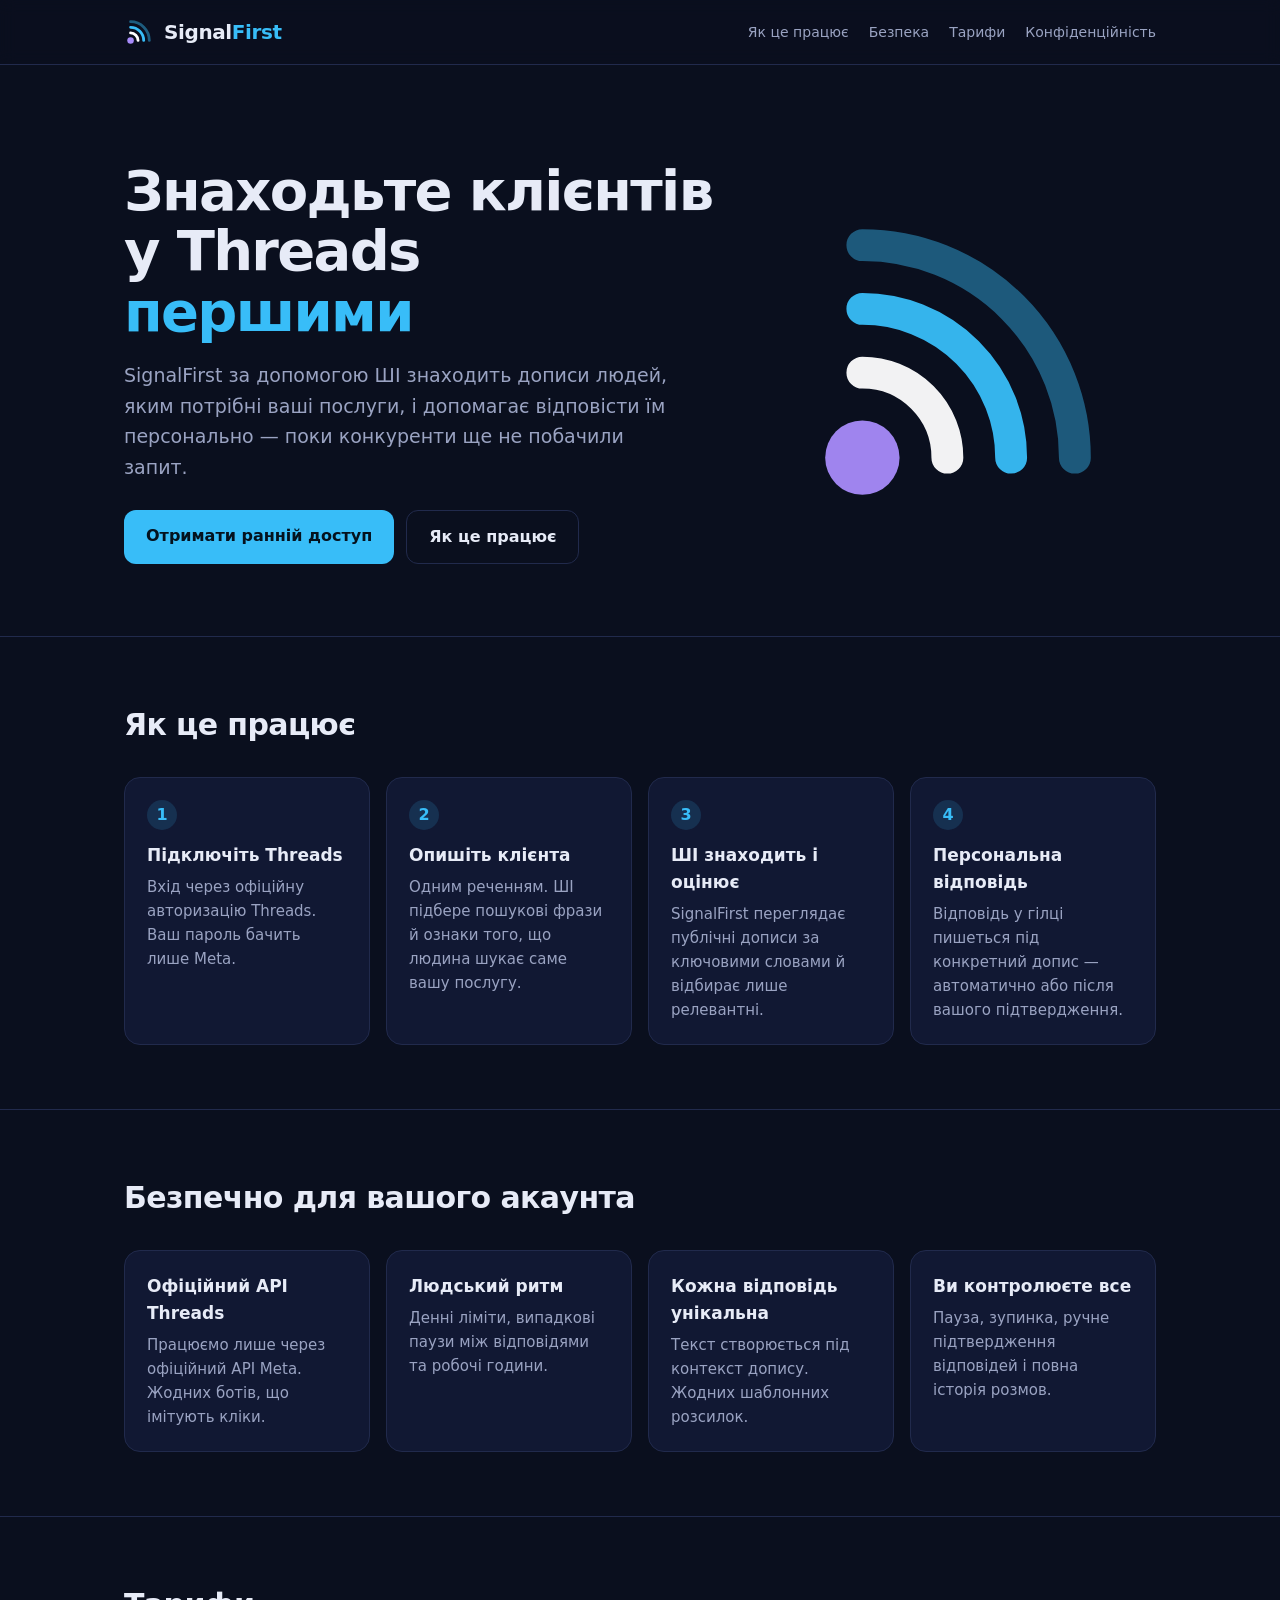
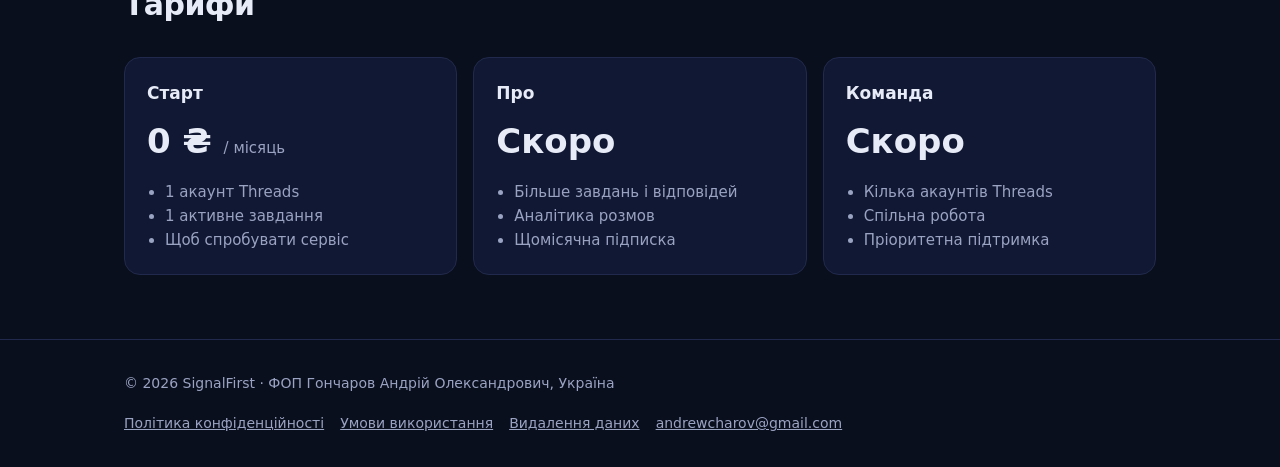
<file: index.html>
<!DOCTYPE html><html lang="uk"><head><meta charset="utf-8"><meta name="viewport" content="width=device-width,initial-scale=1"><title>SignalFirst — клієнти з Threads першими</title><meta name="description" content="SignalFirst — сервіс, який за допомогою ШІ знаходить у Threads людей, яким потрібні ваші послуги, і допомагає першим почати з ними розмову."><link rel="icon" href="mark.svg"><meta property="og:image" content="og.png"><link rel="stylesheet" href="style.css"></head><body>
<header><div class="wrap"><a class="logo" href="index.html"><img src="mark.svg" alt=""><b>Signal<span>First</span></b></a><nav><a href="index.html#how">Як це працює</a><a href="index.html#safe">Безпека</a><a href="index.html#plans">Тарифи</a><a href="privacy.html">Конфіденційність</a></nav></div></header>
<main class="wrap">
<div class="hero"><div><h1>Знаходьте клієнтів у Threads <span>першими</span></h1><p class="lead">SignalFirst за допомогою ШІ знаходить дописи людей, яким потрібні ваші послуги, і допомагає відповісти їм персонально — поки конкуренти ще не побачили запит.</p><div class="cta"><a class="btn" href="mailto:andrewcharov@gmail.com?subject=SignalFirst%20—%20ранній%20доступ">Отримати ранній доступ</a><a class="btn ghost" href="#how">Як це працює</a></div></div><img src="mark.svg" alt=""></div>
</main>
<section id="how"><div class="wrap"><h2>Як це працює</h2><div class="grid">
<div class="card"><div class="n">1</div><b>Підключіть Threads</b><p>Вхід через офіційну авторизацію Threads. Ваш пароль бачить лише Meta.</p></div>
<div class="card"><div class="n">2</div><b>Опишіть клієнта</b><p>Одним реченням. ШІ підбере пошукові фрази й ознаки того, що людина шукає саме вашу послугу.</p></div>
<div class="card"><div class="n">3</div><b>ШІ знаходить і оцінює</b><p>SignalFirst переглядає публічні дописи за ключовими словами й відбирає лише релевантні.</p></div>
<div class="card"><div class="n">4</div><b>Персональна відповідь</b><p>Відповідь у гілці пишеться під конкретний допис — автоматично або після вашого підтвердження.</p></div>
</div></div></section>
<section id="safe"><div class="wrap"><h2>Безпечно для вашого акаунта</h2><div class="grid">
<div class="card"><b>Офіційний API Threads</b><p>Працюємо лише через офіційний API Meta. Жодних ботів, що імітують кліки.</p></div>
<div class="card"><b>Людський ритм</b><p>Денні ліміти, випадкові паузи між відповідями та робочі години.</p></div>
<div class="card"><b>Кожна відповідь унікальна</b><p>Текст створюється під контекст допису. Жодних шаблонних розсилок.</p></div>
<div class="card"><b>Ви контролюєте все</b><p>Пауза, зупинка, ручне підтвердження відповідей і повна історія розмов.</p></div>
</div></div></section>
<section id="plans"><div class="wrap"><h2>Тарифи</h2><div class="grid">
<div class="card"><b>Старт</b><div class="price">0 ₴ <small>/ місяць</small></div><ul><li>1 акаунт Threads</li><li>1 активне завдання</li><li>Щоб спробувати сервіс</li></ul></div>
<div class="card"><b>Про</b><div class="price">Скоро</div><ul><li>Більше завдань і відповідей</li><li>Аналітика розмов</li><li>Щомісячна підписка</li></ul></div>
<div class="card"><b>Команда</b><div class="price">Скоро</div><ul><li>Кілька акаунтів Threads</li><li>Спільна робота</li><li>Пріоритетна підтримка</li></ul></div>
</div></div></section>
<footer><div class="wrap"><div>© 2026 SignalFirst · ФОП Гончаров Андрій Олександрович, Україна</div><div style="display:flex;gap:16px;flex-wrap:wrap"><a href="privacy.html">Політика конфіденційності</a><a href="terms.html">Умови використання</a><a href="data-deletion.html">Видалення даних</a><a href="mailto:andrewcharov@gmail.com">andrewcharov@gmail.com</a></div></div></footer></body></html>
</file>
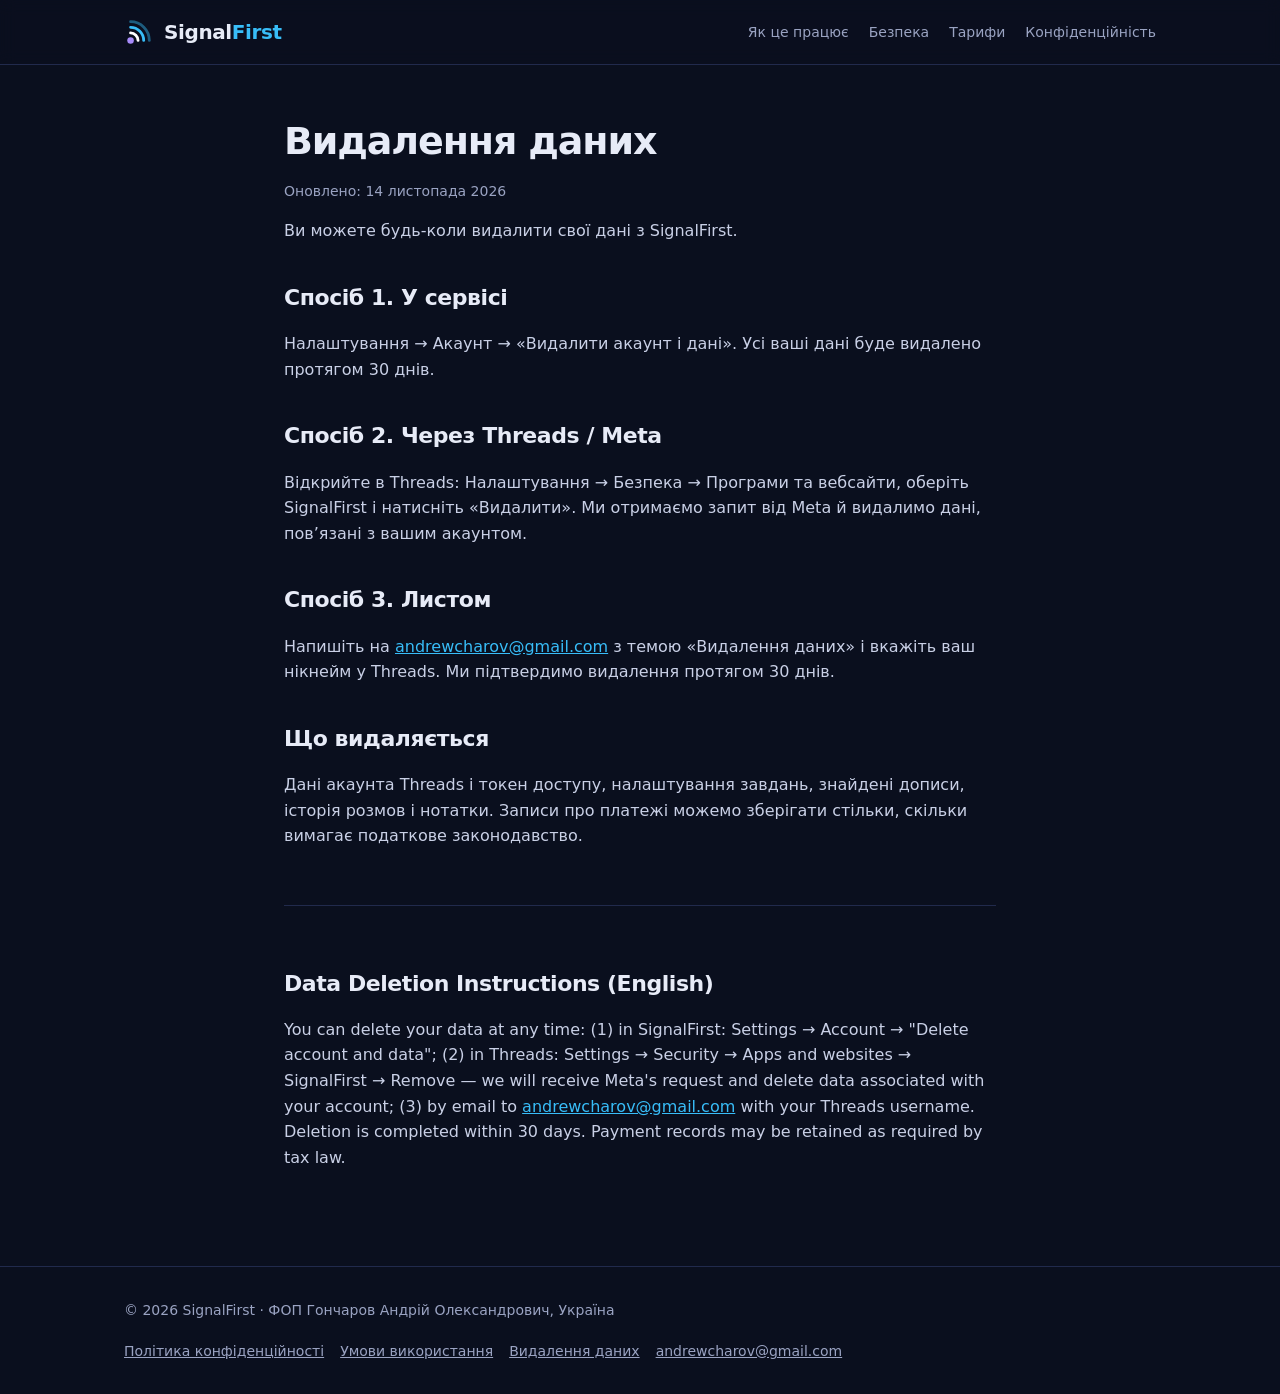
<file: data-deletion.html>
<!DOCTYPE html><html lang="uk"><head><meta charset="utf-8"><meta name="viewport" content="width=device-width,initial-scale=1"><title>Видалення даних — SignalFirst</title><meta name="description" content="SignalFirst — сервіс, який за допомогою ШІ знаходить у Threads людей, яким потрібні ваші послуги, і допомагає першим почати з ними розмову."><link rel="icon" href="mark.svg"><meta property="og:image" content="og.png"><link rel="stylesheet" href="style.css"></head><body>
<header><div class="wrap"><a class="logo" href="index.html"><img src="mark.svg" alt=""><b>Signal<span>First</span></b></a><nav><a href="index.html#how">Як це працює</a><a href="index.html#safe">Безпека</a><a href="index.html#plans">Тарифи</a><a href="privacy.html">Конфіденційність</a></nav></div></header><main class="doc"><h1>Видалення даних</h1><p class="upd">Оновлено: 14 листопада 2026</p>
<p>Ви можете будь-коли видалити свої дані з SignalFirst.</p>
<h2>Спосіб 1. У сервісі</h2><p>Налаштування → Акаунт → «Видалити акаунт і дані». Усі ваші дані буде видалено протягом 30 днів.</p>
<h2>Спосіб 2. Через Threads / Meta</h2><p>Відкрийте в Threads: Налаштування → Безпека → Програми та вебсайти, оберіть SignalFirst і натисніть «Видалити». Ми отримаємо запит від Meta й видалимо дані, пов’язані з вашим акаунтом.</p>
<h2>Спосіб 3. Листом</h2><p>Напишіть на <a href="mailto:andrewcharov@gmail.com?subject=Data%20deletion%20request">andrewcharov@gmail.com</a> з темою «Видалення даних» і вкажіть ваш нікнейм у Threads. Ми підтвердимо видалення протягом 30 днів.</p>
<h2>Що видаляється</h2><p>Дані акаунта Threads і токен доступу, налаштування завдань, знайдені дописи, історія розмов і нотатки. Записи про платежі можемо зберігати стільки, скільки вимагає податкове законодавство.</p><div class="lang" lang="en">
<h2>Data Deletion Instructions (English)</h2><p>You can delete your data at any time: (1) in SignalFirst: Settings → Account → "Delete account and data"; (2) in Threads: Settings → Security → Apps and websites → SignalFirst → Remove — we will receive Meta's request and delete data associated with your account; (3) by email to <a href="mailto:andrewcharov@gmail.com?subject=Data%20deletion%20request">andrewcharov@gmail.com</a> with your Threads username. Deletion is completed within 30 days. Payment records may be retained as required by tax law.</p></div></main><footer><div class="wrap"><div>© 2026 SignalFirst · ФОП Гончаров Андрій Олександрович, Україна</div><div style="display:flex;gap:16px;flex-wrap:wrap"><a href="privacy.html">Політика конфіденційності</a><a href="terms.html">Умови використання</a><a href="data-deletion.html">Видалення даних</a><a href="mailto:andrewcharov@gmail.com">andrewcharov@gmail.com</a></div></div></footer></body></html>
</file>
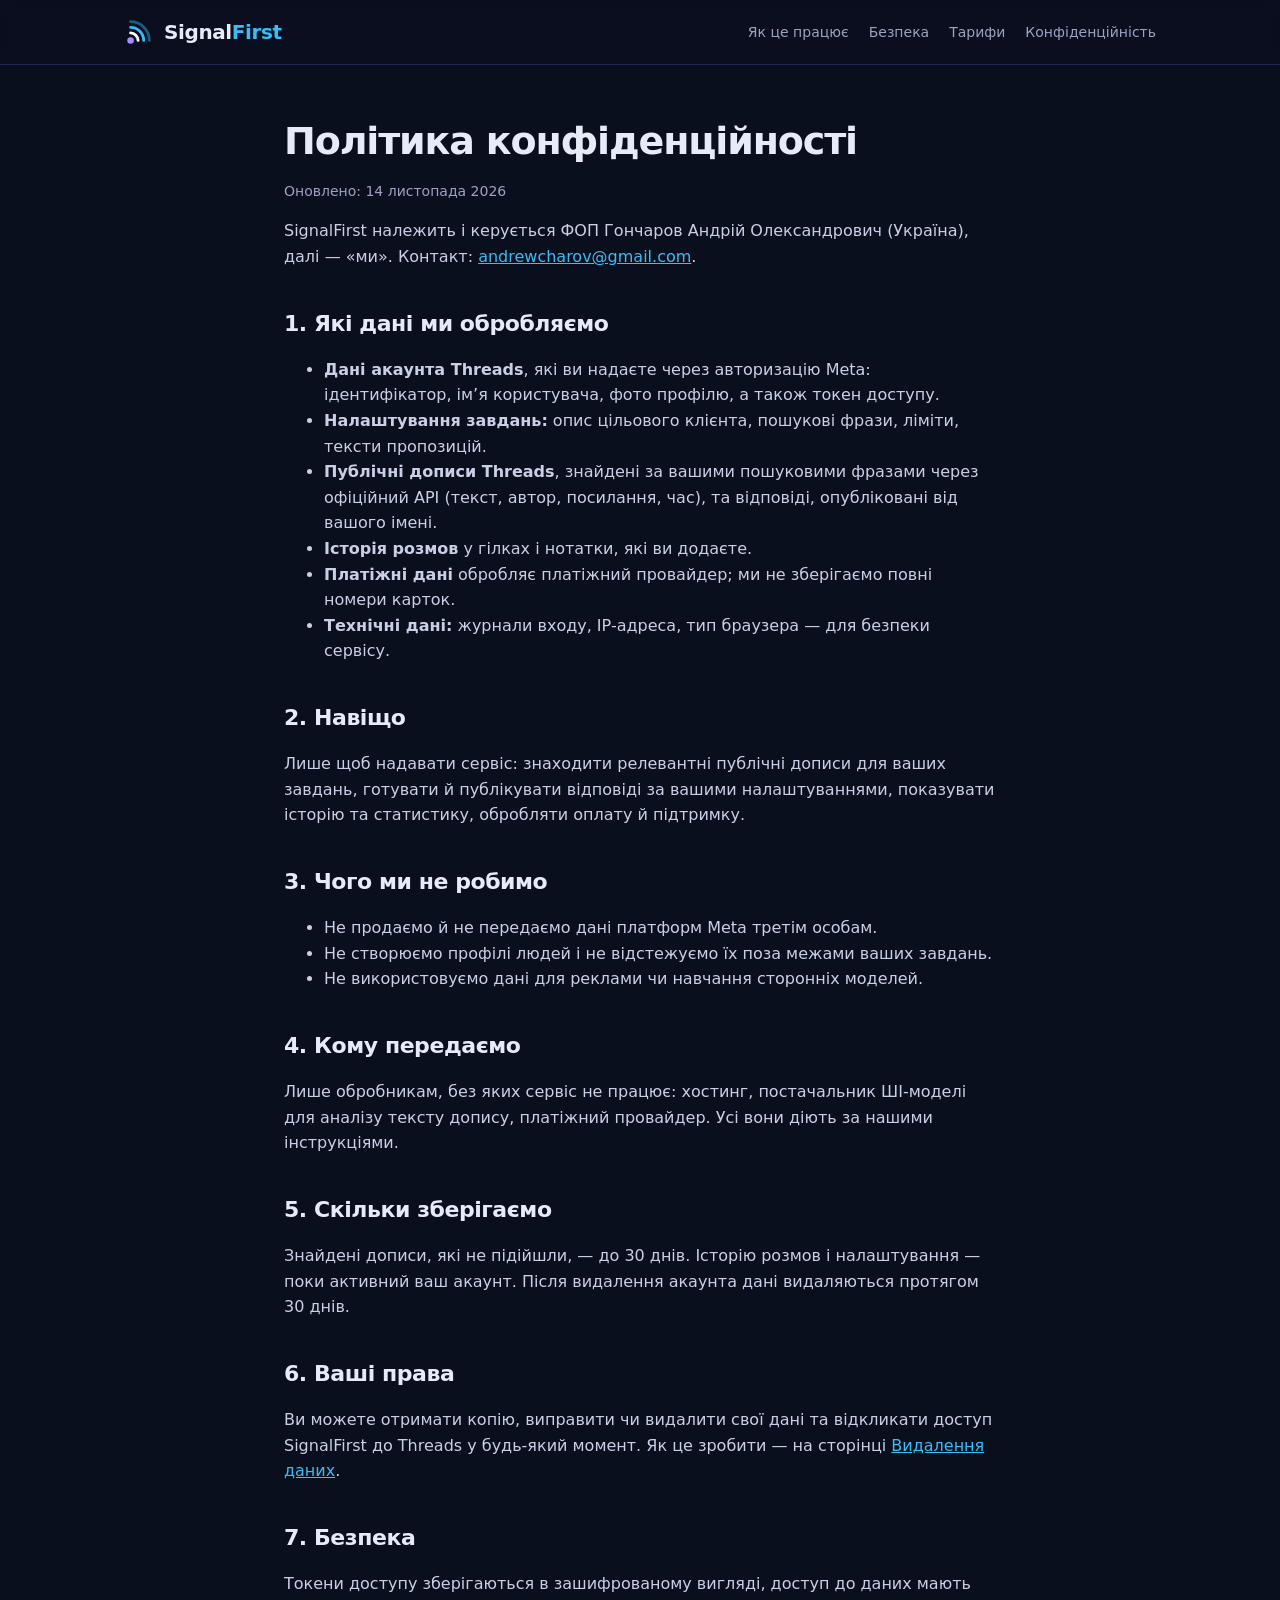
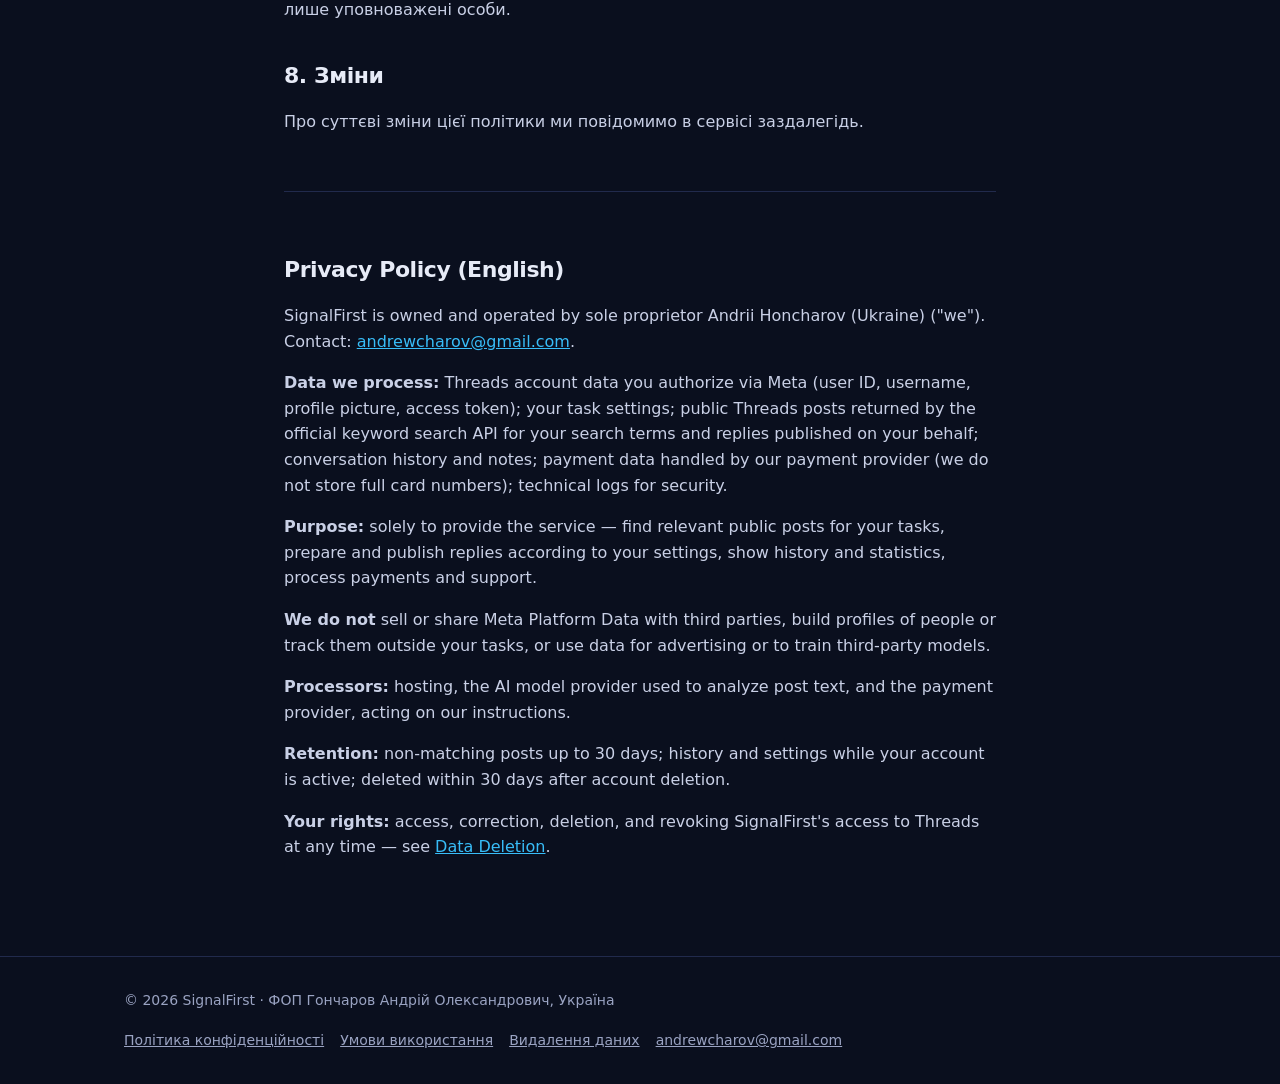
<file: privacy.html>
<!DOCTYPE html><html lang="uk"><head><meta charset="utf-8"><meta name="viewport" content="width=device-width,initial-scale=1"><title>Політика конфіденційності — SignalFirst</title><meta name="description" content="SignalFirst — сервіс, який за допомогою ШІ знаходить у Threads людей, яким потрібні ваші послуги, і допомагає першим почати з ними розмову."><link rel="icon" href="mark.svg"><meta property="og:image" content="og.png"><link rel="stylesheet" href="style.css"></head><body>
<header><div class="wrap"><a class="logo" href="index.html"><img src="mark.svg" alt=""><b>Signal<span>First</span></b></a><nav><a href="index.html#how">Як це працює</a><a href="index.html#safe">Безпека</a><a href="index.html#plans">Тарифи</a><a href="privacy.html">Конфіденційність</a></nav></div></header><main class="doc"><h1>Політика конфіденційності</h1><p class="upd">Оновлено: 14 листопада 2026</p>
<p>SignalFirst належить і керується ФОП Гончаров Андрій Олександрович (Україна), далі — «ми». Контакт: <a href="mailto:andrewcharov@gmail.com">andrewcharov@gmail.com</a>.</p>
<h2>1. Які дані ми обробляємо</h2><ul>
<li><b>Дані акаунта Threads</b>, які ви надаєте через авторизацію Meta: ідентифікатор, ім’я користувача, фото профілю, а також токен доступу.</li>
<li><b>Налаштування завдань:</b> опис цільового клієнта, пошукові фрази, ліміти, тексти пропозицій.</li>
<li><b>Публічні дописи Threads</b>, знайдені за вашими пошуковими фразами через офіційний API (текст, автор, посилання, час), та відповіді, опубліковані від вашого імені.</li>
<li><b>Історія розмов</b> у гілках і нотатки, які ви додаєте.</li>
<li><b>Платіжні дані</b> обробляє платіжний провайдер; ми не зберігаємо повні номери карток.</li>
<li><b>Технічні дані:</b> журнали входу, IP-адреса, тип браузера — для безпеки сервісу.</li></ul>
<h2>2. Навіщо</h2><p>Лише щоб надавати сервіс: знаходити релевантні публічні дописи для ваших завдань, готувати й публікувати відповіді за вашими налаштуваннями, показувати історію та статистику, обробляти оплату й підтримку.</p>
<h2>3. Чого ми не робимо</h2><ul><li>Не продаємо й не передаємо дані платформ Meta третім особам.</li><li>Не створюємо профілі людей і не відстежуємо їх поза межами ваших завдань.</li><li>Не використовуємо дані для реклами чи навчання сторонніх моделей.</li></ul>
<h2>4. Кому передаємо</h2><p>Лише обробникам, без яких сервіс не працює: хостинг, постачальник ШІ-моделі для аналізу тексту допису, платіжний провайдер. Усі вони діють за нашими інструкціями.</p>
<h2>5. Скільки зберігаємо</h2><p>Знайдені дописи, які не підійшли, — до 30 днів. Історію розмов і налаштування — поки активний ваш акаунт. Після видалення акаунта дані видаляються протягом 30 днів.</p>
<h2>6. Ваші права</h2><p>Ви можете отримати копію, виправити чи видалити свої дані та відкликати доступ SignalFirst до Threads у будь-який момент. Як це зробити — на сторінці <a href="data-deletion.html">Видалення даних</a>.</p>
<h2>7. Безпека</h2><p>Токени доступу зберігаються в зашифрованому вигляді, доступ до даних мають лише уповноважені особи.</p>
<h2>8. Зміни</h2><p>Про суттєві зміни цієї політики ми повідомимо в сервісі заздалегідь.</p><div class="lang" lang="en">
<h2>Privacy Policy (English)</h2>
<p>SignalFirst is owned and operated by sole proprietor Andrii Honcharov (Ukraine) ("we"). Contact: <a href="mailto:andrewcharov@gmail.com">andrewcharov@gmail.com</a>.</p>
<p><b>Data we process:</b> Threads account data you authorize via Meta (user ID, username, profile picture, access token); your task settings; public Threads posts returned by the official keyword search API for your search terms and replies published on your behalf; conversation history and notes; payment data handled by our payment provider (we do not store full card numbers); technical logs for security.</p>
<p><b>Purpose:</b> solely to provide the service — find relevant public posts for your tasks, prepare and publish replies according to your settings, show history and statistics, process payments and support.</p>
<p><b>We do not</b> sell or share Meta Platform Data with third parties, build profiles of people or track them outside your tasks, or use data for advertising or to train third-party models.</p>
<p><b>Processors:</b> hosting, the AI model provider used to analyze post text, and the payment provider, acting on our instructions.</p>
<p><b>Retention:</b> non-matching posts up to 30 days; history and settings while your account is active; deleted within 30 days after account deletion.</p>
<p><b>Your rights:</b> access, correction, deletion, and revoking SignalFirst's access to Threads at any time — see <a href="data-deletion.html">Data Deletion</a>.</p></div></main><footer><div class="wrap"><div>© 2026 SignalFirst · ФОП Гончаров Андрій Олександрович, Україна</div><div style="display:flex;gap:16px;flex-wrap:wrap"><a href="privacy.html">Політика конфіденційності</a><a href="terms.html">Умови використання</a><a href="data-deletion.html">Видалення даних</a><a href="mailto:andrewcharov@gmail.com">andrewcharov@gmail.com</a></div></div></footer></body></html>
</file>
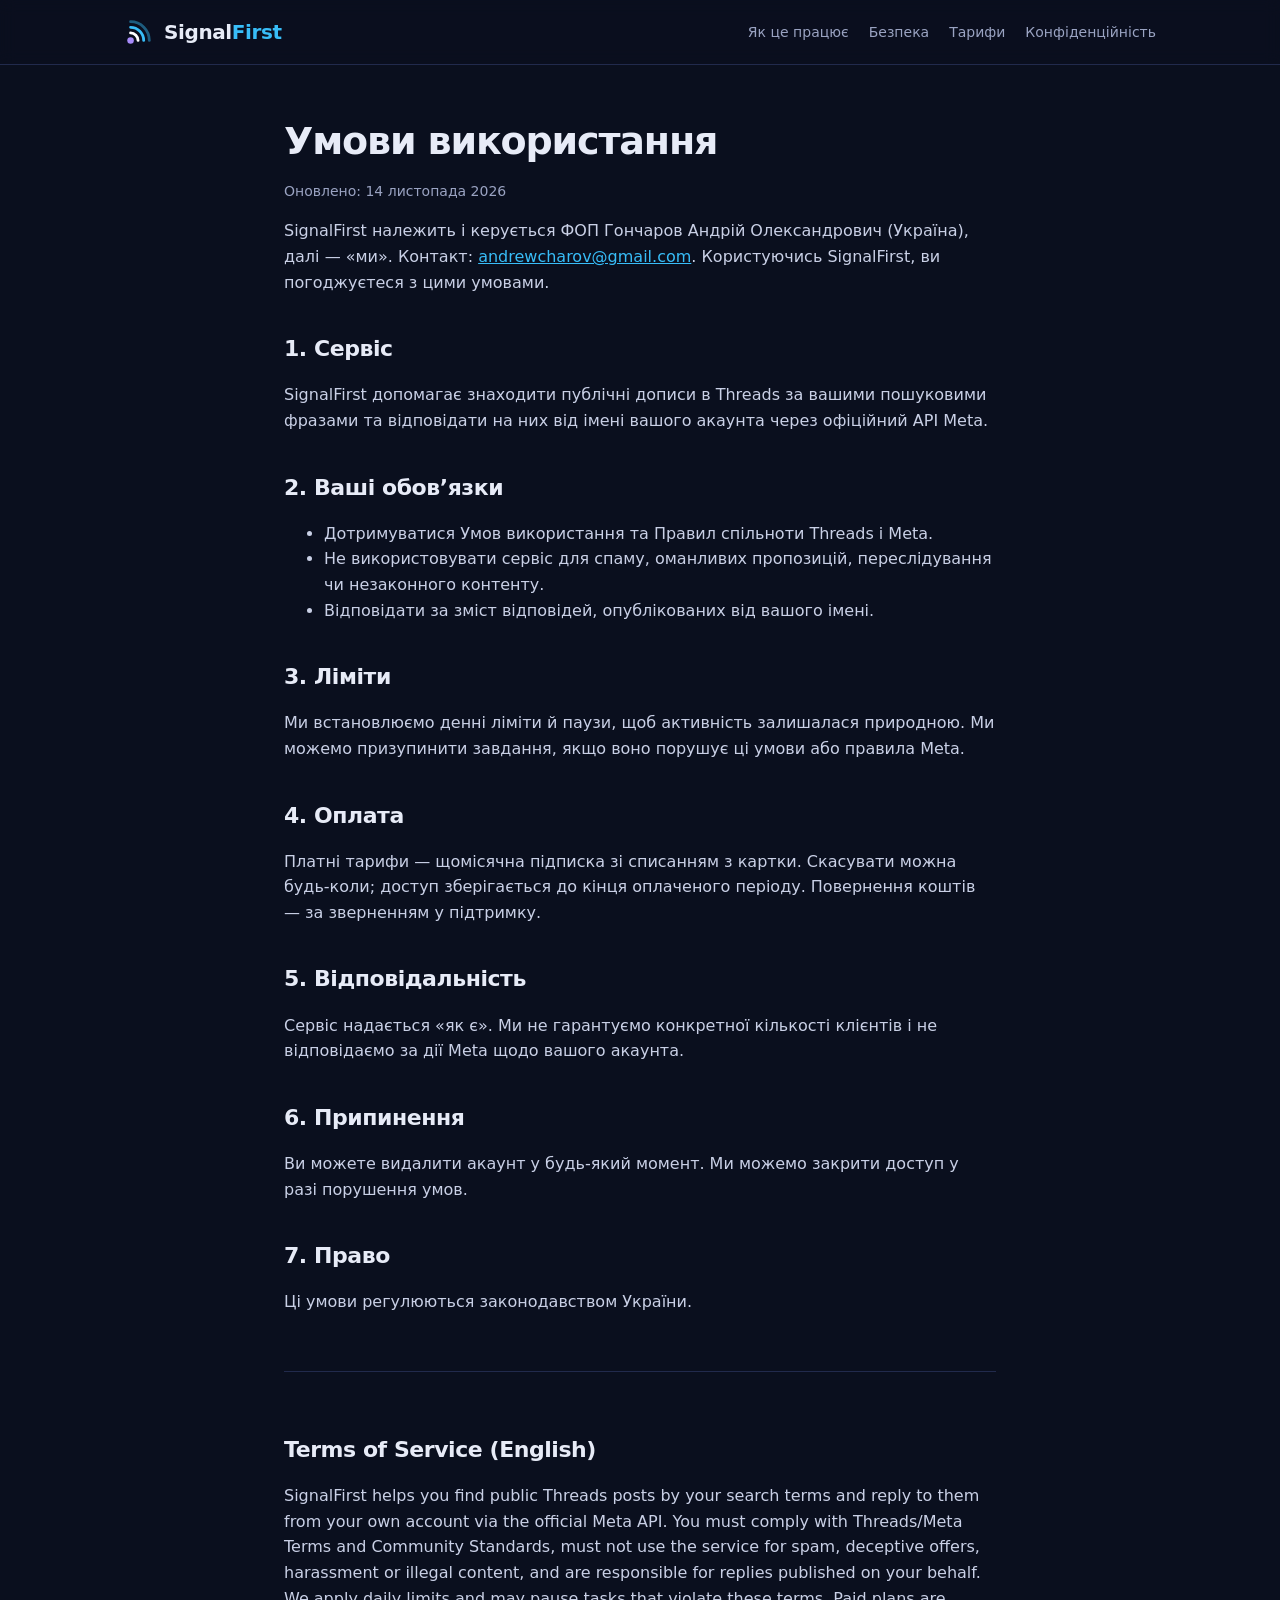
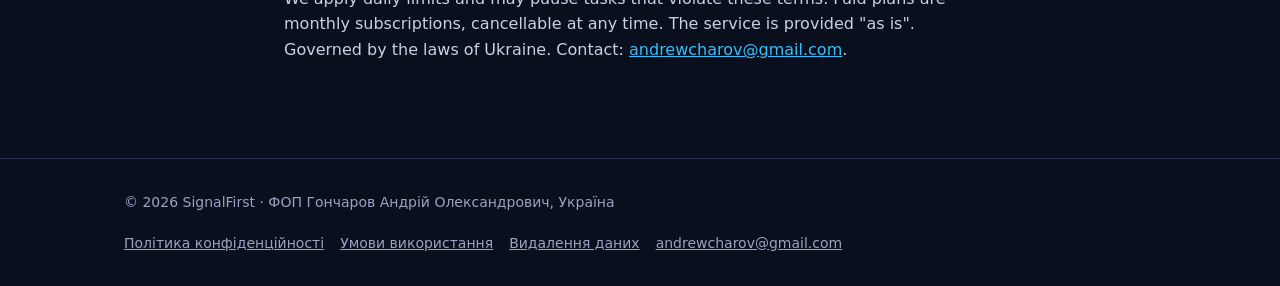
<file: terms.html>
<!DOCTYPE html><html lang="uk"><head><meta charset="utf-8"><meta name="viewport" content="width=device-width,initial-scale=1"><title>Умови використання — SignalFirst</title><meta name="description" content="SignalFirst — сервіс, який за допомогою ШІ знаходить у Threads людей, яким потрібні ваші послуги, і допомагає першим почати з ними розмову."><link rel="icon" href="mark.svg"><meta property="og:image" content="og.png"><link rel="stylesheet" href="style.css"></head><body>
<header><div class="wrap"><a class="logo" href="index.html"><img src="mark.svg" alt=""><b>Signal<span>First</span></b></a><nav><a href="index.html#how">Як це працює</a><a href="index.html#safe">Безпека</a><a href="index.html#plans">Тарифи</a><a href="privacy.html">Конфіденційність</a></nav></div></header><main class="doc"><h1>Умови використання</h1><p class="upd">Оновлено: 14 листопада 2026</p>
<p>SignalFirst належить і керується ФОП Гончаров Андрій Олександрович (Україна), далі — «ми». Контакт: <a href="mailto:andrewcharov@gmail.com">andrewcharov@gmail.com</a>. Користуючись SignalFirst, ви погоджуєтеся з цими умовами.</p>
<h2>1. Сервіс</h2><p>SignalFirst допомагає знаходити публічні дописи в Threads за вашими пошуковими фразами та відповідати на них від імені вашого акаунта через офіційний API Meta.</p>
<h2>2. Ваші обов’язки</h2><ul><li>Дотримуватися Умов використання та Правил спільноти Threads і Meta.</li><li>Не використовувати сервіс для спаму, оманливих пропозицій, переслідування чи незаконного контенту.</li><li>Відповідати за зміст відповідей, опублікованих від вашого імені.</li></ul>
<h2>3. Ліміти</h2><p>Ми встановлюємо денні ліміти й паузи, щоб активність залишалася природною. Ми можемо призупинити завдання, якщо воно порушує ці умови або правила Meta.</p>
<h2>4. Оплата</h2><p>Платні тарифи — щомісячна підписка зі списанням з картки. Скасувати можна будь-коли; доступ зберігається до кінця оплаченого періоду. Повернення коштів — за зверненням у підтримку.</p>
<h2>5. Відповідальність</h2><p>Сервіс надається «як є». Ми не гарантуємо конкретної кількості клієнтів і не відповідаємо за дії Meta щодо вашого акаунта.</p>
<h2>6. Припинення</h2><p>Ви можете видалити акаунт у будь-який момент. Ми можемо закрити доступ у разі порушення умов.</p>
<h2>7. Право</h2><p>Ці умови регулюються законодавством України.</p><div class="lang" lang="en">
<h2>Terms of Service (English)</h2><p>SignalFirst helps you find public Threads posts by your search terms and reply to them from your own account via the official Meta API. You must comply with Threads/Meta Terms and Community Standards, must not use the service for spam, deceptive offers, harassment or illegal content, and are responsible for replies published on your behalf. We apply daily limits and may pause tasks that violate these terms. Paid plans are monthly subscriptions, cancellable at any time. The service is provided "as is". Governed by the laws of Ukraine. Contact: <a href="mailto:andrewcharov@gmail.com">andrewcharov@gmail.com</a>.</p></div></main><footer><div class="wrap"><div>© 2026 SignalFirst · ФОП Гончаров Андрій Олександрович, Україна</div><div style="display:flex;gap:16px;flex-wrap:wrap"><a href="privacy.html">Політика конфіденційності</a><a href="terms.html">Умови використання</a><a href="data-deletion.html">Видалення даних</a><a href="mailto:andrewcharov@gmail.com">andrewcharov@gmail.com</a></div></div></footer></body></html>
</file>
<file: style.css>
:root{--bg:#0A0F1E;--panel:#111833;--line:#212A4C;--text:#E7EBF7;--muted:#9AA3C2;--accent:#38BDF8;--ai:#A78BFA}
*{box-sizing:border-box}
html{scroll-behavior:smooth}
body{margin:0;background:var(--bg);color:var(--text);font:16px/1.6 "Manrope",system-ui,-apple-system,"Segoe UI",sans-serif;-webkit-font-smoothing:antialiased}
a{color:var(--accent)}
.wrap{max-width:1080px;margin:0 auto;padding:0 24px}
header{border-bottom:1px solid var(--line);position:sticky;top:0;background:rgba(10,15,30,.9);backdrop-filter:blur(8px);z-index:5}
header .wrap{display:flex;align-items:center;gap:18px;height:64px}
.logo{display:flex;align-items:center;gap:10px;font-weight:800;font-size:20px;color:var(--text);text-decoration:none;letter-spacing:-.02em}
.logo span{color:var(--accent)}
.logo img{width:30px;height:30px}
nav{margin-left:auto;display:flex;gap:20px;font-size:14px}
nav a{color:var(--muted);text-decoration:none}
nav a:hover{color:var(--text)}
.btn{display:inline-block;background:var(--accent);color:#04121E;font-weight:700;padding:13px 22px;border-radius:12px;text-decoration:none}
.btn.ghost{background:none;color:var(--text);border:1px solid var(--line)}
.hero{padding:96px 0 72px;display:grid;grid-template-columns:1.2fr .8fr;gap:40px;align-items:center}
h1{font-size:clamp(34px,5vw,56px);line-height:1.08;margin:0 0 18px;letter-spacing:-.03em}
h1 span{color:var(--accent)}
.lead{font-size:19px;color:var(--muted);max-width:560px;margin:0 0 28px}
.hero .cta{display:flex;gap:12px;flex-wrap:wrap}
.hero img{width:100%;max-width:340px;justify-self:center;opacity:.95}
section{padding:64px 0;border-top:1px solid var(--line)}
h2{font-size:30px;margin:0 0 28px;letter-spacing:-.02em}
.grid{display:grid;grid-template-columns:repeat(auto-fit,minmax(240px,1fr));gap:16px}
.card{background:var(--panel);border:1px solid var(--line);border-radius:16px;padding:22px}
.card b{display:block;font-size:17px;margin-bottom:6px}
.card p{margin:0;color:var(--muted);font-size:15px}
.n{display:inline-grid;place-items:center;width:30px;height:30px;border-radius:50%;background:rgba(56,189,248,.15);color:var(--accent);font-weight:800;margin-bottom:12px}
.price{font-size:34px;font-weight:800}
.price small{font-size:15px;color:var(--muted);font-weight:500}
.card ul{padding-left:18px;color:var(--muted);font-size:15px;margin:12px 0 0}
footer{border-top:1px solid var(--line);padding:32px 0;color:var(--muted);font-size:14px}
footer .wrap{display:flex;gap:18px;flex-wrap:wrap;justify-content:space-between}
footer a{color:var(--muted)}
.doc{max-width:760px;padding:56px 24px 80px;margin:0 auto}
.doc h1{font-size:38px}
.doc h2{font-size:22px;margin:36px 0 10px}
.doc p,.doc li{color:#C9D0E6}
.doc .upd{color:var(--muted);font-size:14px}
.lang{border-top:1px solid var(--line);margin-top:56px;padding-top:24px}
@media (max-width:760px){.hero{grid-template-columns:1fr;padding-top:56px}.hero img{max-width:200px}nav{display:none}}
</file>
